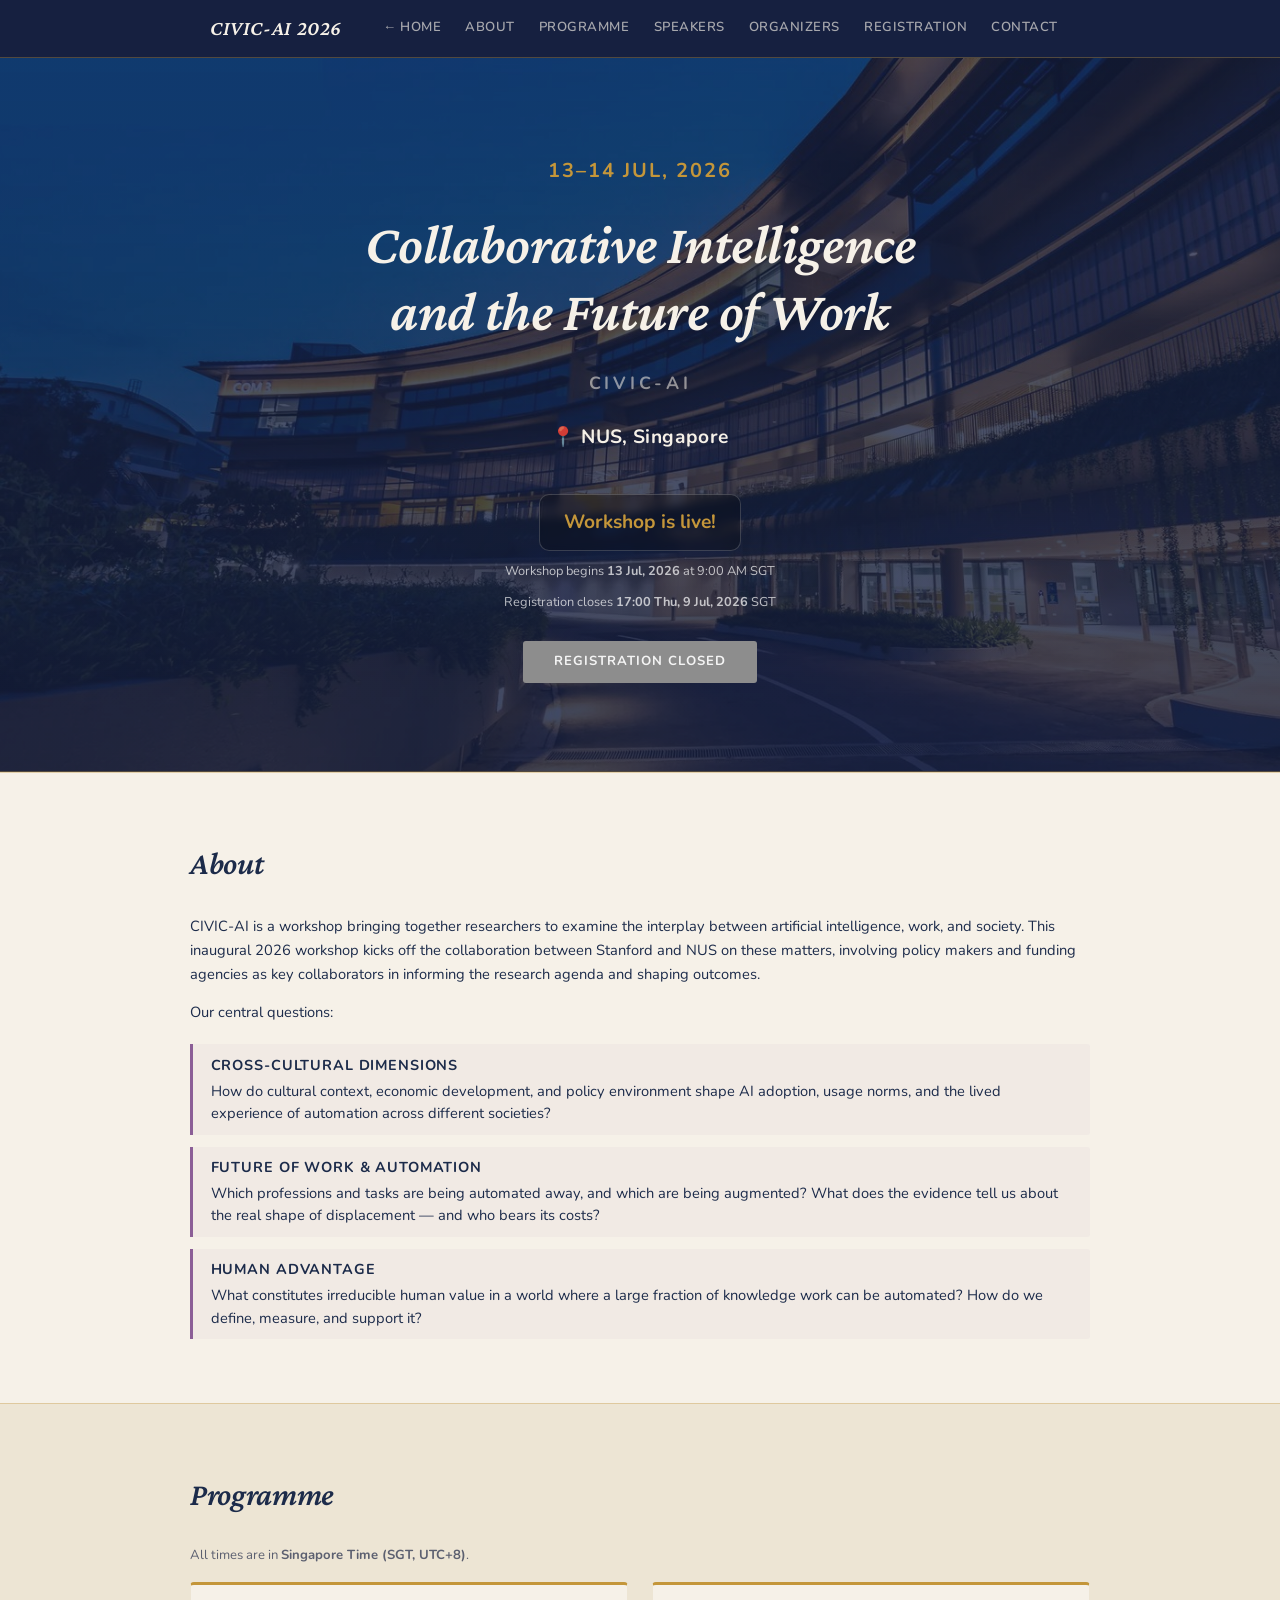
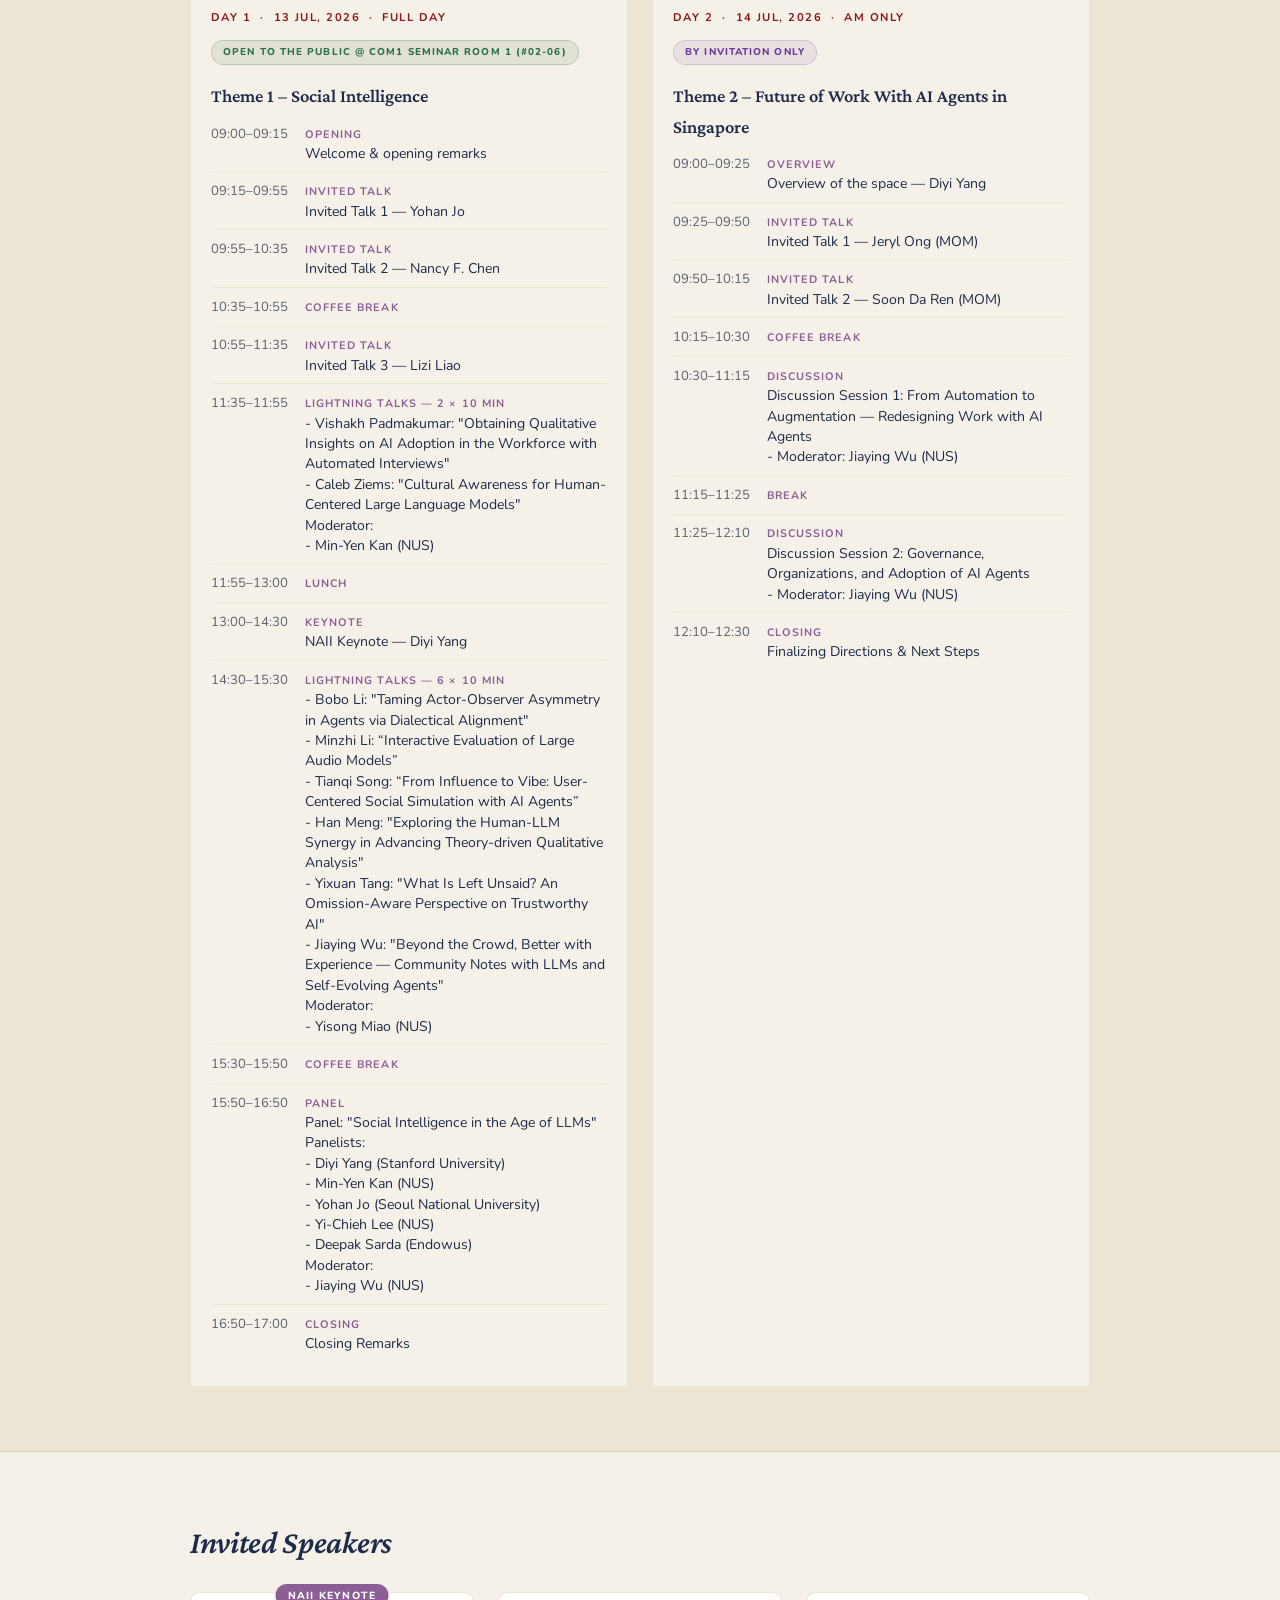
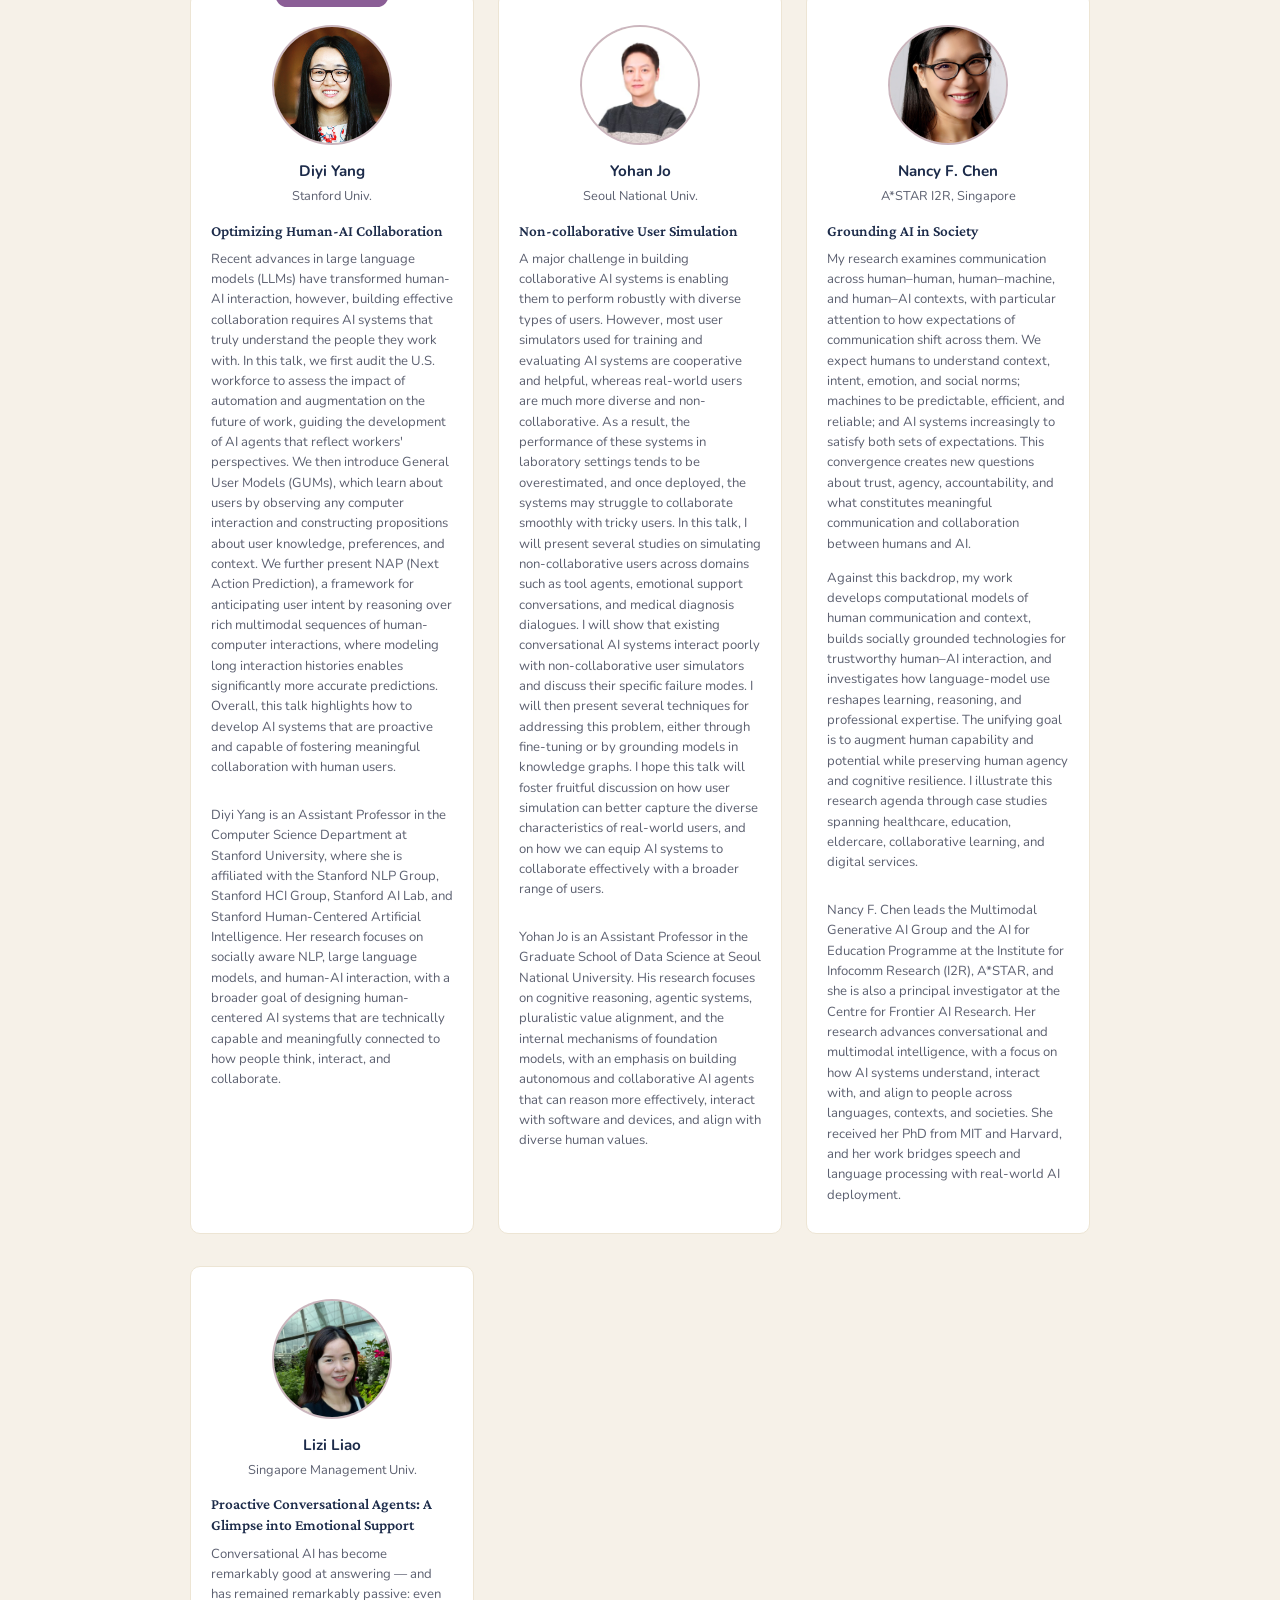
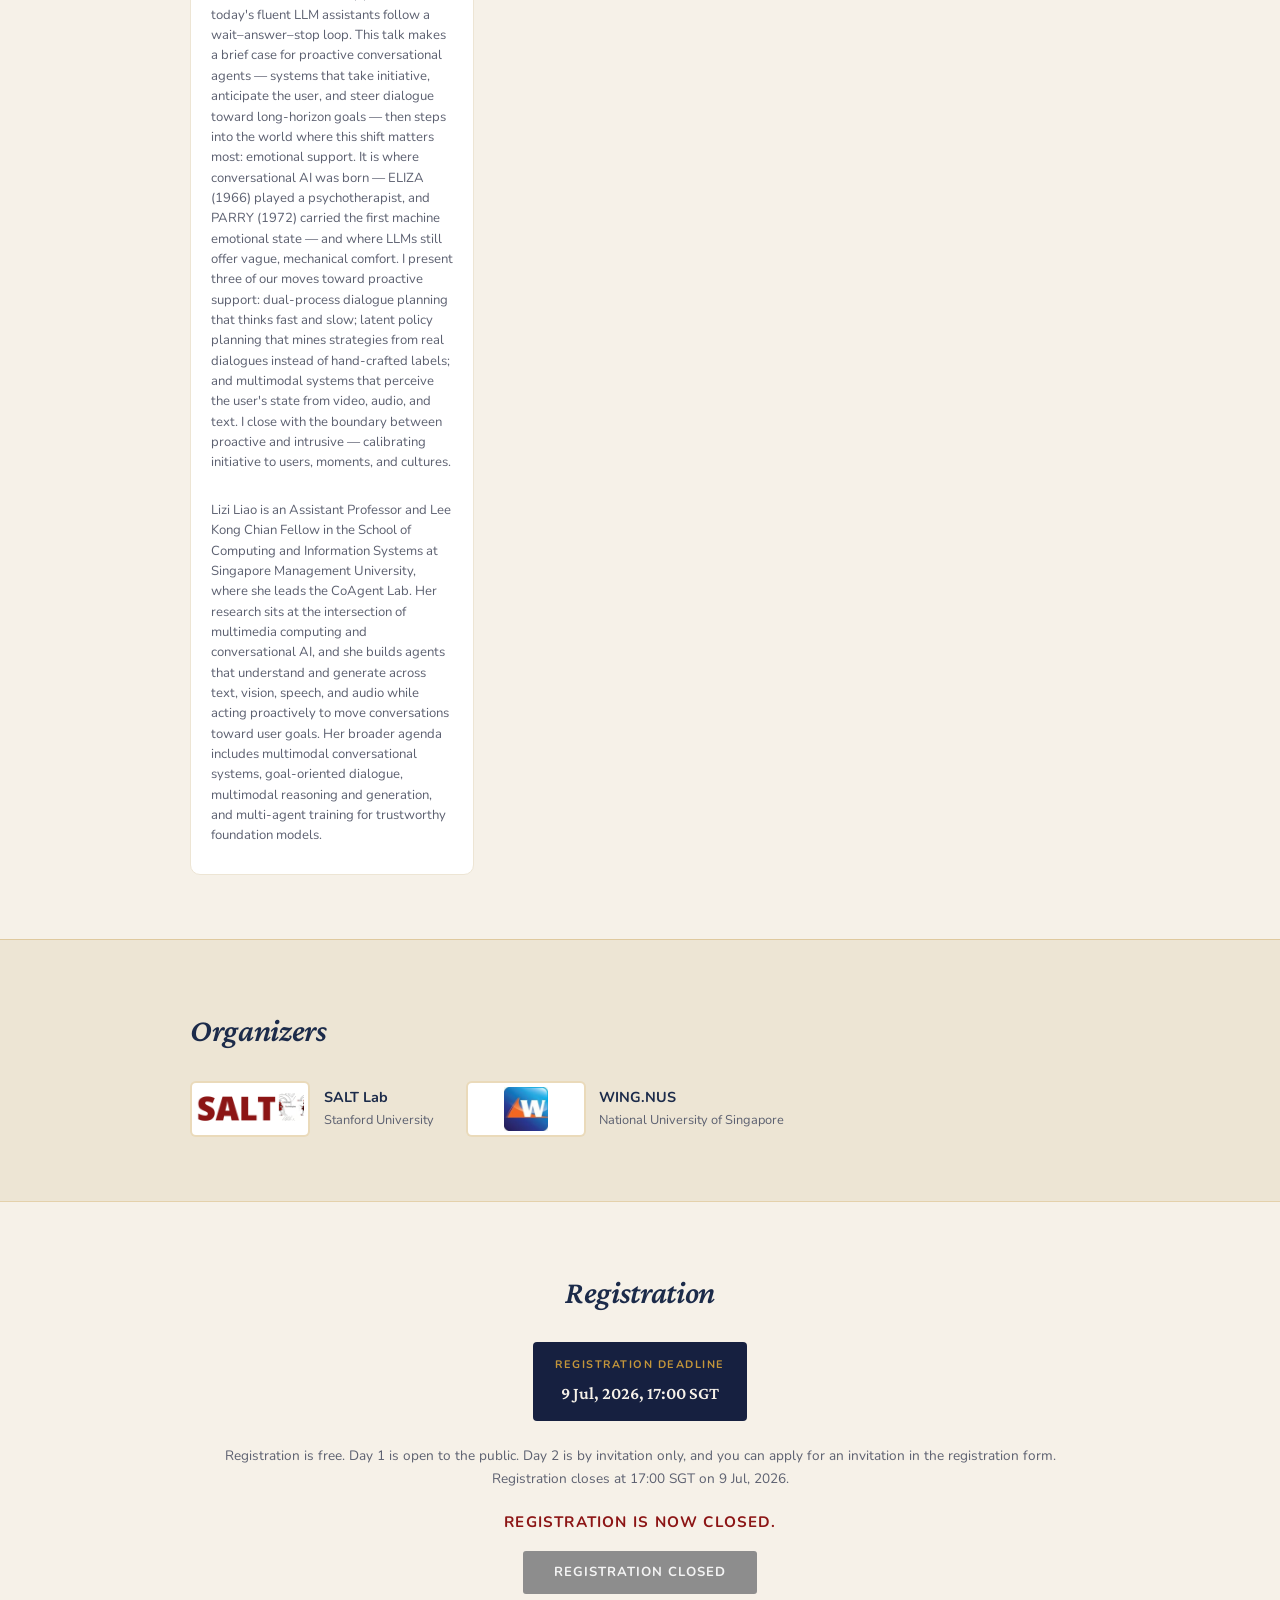
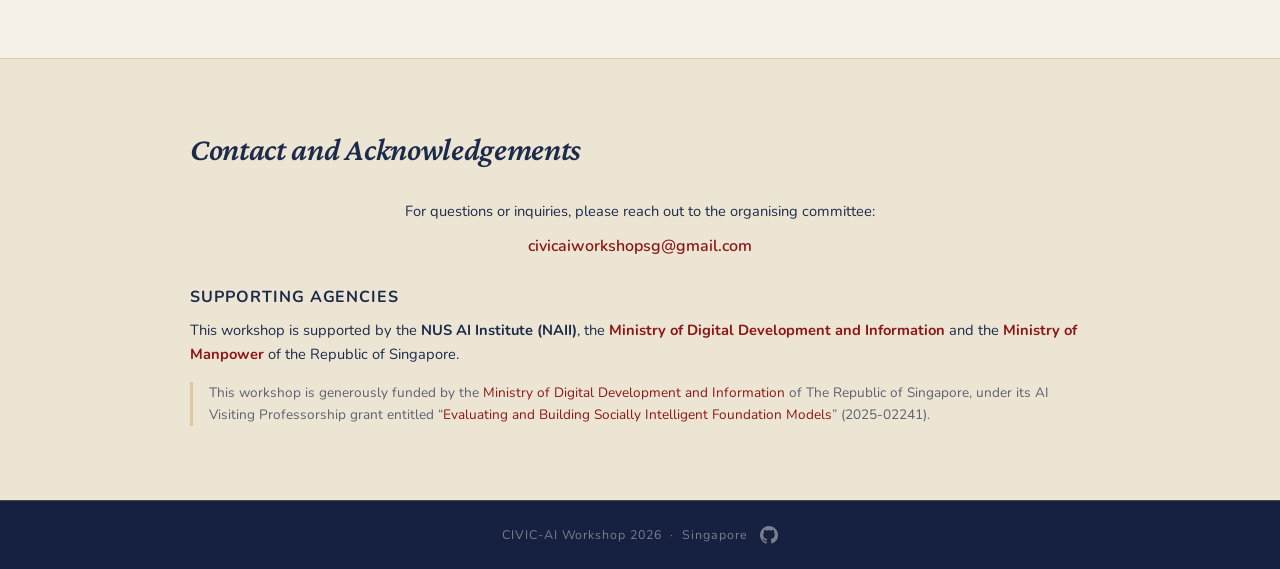
<file: 2026/index.html>
<!DOCTYPE html>
<html lang="en">
<head>
  <meta charset="UTF-8" />
  <meta name="viewport" content="width=device-width, initial-scale=1.0" />
  <title>CIVIC-AI Workshop — 13–14 Jul, 2026</title>
  <meta name="description" content="A workshop on collaborative intelligence, the future of work, and cross-cultural perspectives in AI. 13–14 Jul, 2026, Singapore." />

  <link rel="preconnect" href="https://fonts.googleapis.com">
  <link rel="preconnect" href="https://fonts.gstatic.com" crossorigin>
  <link href="https://fonts.googleapis.com/css2?family=Crimson+Pro:ital,wght@0,400;0,600;1,400;1,600&family=Nunito:wght@400;500;600;700&display=swap" rel="stylesheet">
  <link rel="stylesheet" href="style.css">
  <!-- Google tag (gtag.js) -->
  <script async src="https://www.googletagmanager.com/gtag/js?id=G-FQC3H1P086"></script>
  <script>
    window.dataLayer = window.dataLayer || [];
    function gtag(){dataLayer.push(arguments);}
    gtag('js', new Date());
    gtag('config', 'G-FQC3H1P086');
  </script>
</head>
<body>

  <!-- ======================================================
       NAVBAR
  ====================================================== -->
  <nav id="navbar">
    <div class="nav-inner">
      <a class="nav-brand" href="#hero">CIVIC-AI 2026</a>
      <ul class="nav-links">
        <li><a href="../">&larr; Home</a></li>
        <li><a href="#about">About</a></li>
        <li><a href="#programme">Programme</a></li>
        <li><a href="#speakers">Speakers</a></li>
        <li><a href="#organizers">Organizers</a></li>
        <li><a href="#registration">Registration</a></li>
        <li><a href="#contact">Contact</a></li>
      </ul>
    </div>
  </nav>

  <!-- ======================================================
       HERO
  ====================================================== -->
  <header id="hero">
    <div class="hero-inner">
      <p class="hero-label">13–14 Jul, 2026</p>
      <h1>Collaborative Intelligence and the Future of Work</h1>
      <p class="hero-acronym-small">CIVIC-AI</p>
      <p class="hero-meta">
        📍 <strong>NUS, Singapore</strong>
      </p>

      <!-- Countdown timer -->
      <div class="countdown-wrap">
        <div class="countdown-timer" id="countdown">
          <div class="countdown-unit"><span id="cd-weeks">--</span><label>Weeks</label></div>
          <div class="countdown-sep">:</div>
          <div class="countdown-unit"><span id="cd-days">--</span><label>Days</label></div>
          <div class="countdown-sep">:</div>
          <div class="countdown-unit"><span id="cd-hours">--</span><label>Hours</label></div>
          <div class="countdown-sep">:</div>
          <div class="countdown-unit"><span id="cd-mins">--</span><label>Mins</label></div>
          <div class="countdown-sep">:</div>
          <div class="countdown-unit"><span id="cd-secs">--</span><label>Secs</label></div>
        </div>
        <p class="countdown-label">Workshop begins <strong>13 Jul, 2026</strong> at 9:00 AM SGT</p>
        <p class="countdown-label">Registration closes <strong>17:00 Thu, 9 Jul, 2026</strong> SGT</p>
      </div>

      <a
        href="https://nus.syd1.qualtrics.com/jfe/form/SV_1XO2DRUD9dTvpDU"
        target="_blank"
        rel="noopener"
        class="btn btn-primary"
        id="hero-register-cta"
      >Register Now</a>
    </div>
  </header>

  <!-- ======================================================
       ABOUT
  ====================================================== -->
  <section id="about">
    <div class="section-inner">
      <h2>About</h2>
      <p>CIVIC-AI is a workshop bringing together researchers to examine the interplay between artificial intelligence, work, and society. This inaugural 2026 workshop kicks off the collaboration between Stanford and NUS on these matters, involving policy makers and funding agencies as key collaborators in informing the research agenda and shaping outcomes.</p>
      <p>Our central questions:</p>
      <ul class="theme-list">
        <li>
          <strong>Cross-cultural Dimensions</strong>
          How do cultural context, economic development, and policy environment
          shape AI adoption, usage norms, and the lived experience of automation
          across different societies?
        </li>
        <li>
          <strong>Future of Work &amp; Automation</strong>
          Which professions and tasks are being automated away, and which are
          being augmented? What does the evidence tell us about the real shape
          of displacement — and who bears its costs?
        </li>
        <li>
          <strong>Human Advantage</strong>
          What constitutes irreducible human value in a world where a large
          fraction of knowledge work can be automated? How do we define,
          measure, and support it?
        </li>
      </ul>
    </div>
  </section>

  <!-- ======================================================
       PROGRAMME
  ====================================================== -->
  <section id="programme">
  <div class="section-inner">
    <h2>Programme</h2>
    <p class="programme-tz">All times are in <strong>Singapore Time (SGT, UTC+8)</strong>.</p>
    <div class="programme-days">

      <!-- Day 1 -->
      <div class="day-card">
        <span class="day-label">Day 1 &nbsp;·&nbsp; 13 Jul, 2026 &nbsp;·&nbsp; Full Day</span>
        <div class="day-badges">
          <span class="day-badge day-badge-public">Open to the Public @ COM1 Seminar Room 1 (#02-06)</span>
        </div>
        <h3>Theme 1 &ndash; Social Intelligence</h3>

        <div class="schedule-row">
          <span class="s-time">09:00–09:15</span>
          <span class="s-event"><span class="s-type">Opening</span>Welcome &amp; opening remarks</span>
        </div>
        <div class="schedule-row">
          <span class="s-time">09:15–09:55</span>
          <span class="s-event"><span class="s-type">Invited Talk</span><a href="#speaker-yohan">Invited Talk 1 &mdash; Yohan Jo</a></span>
        </div>
        <div class="schedule-row">
          <span class="s-time">09:55–10:35</span>
          <span class="s-event"><span class="s-type">Invited Talk</span><a href="#speaker-nancy">Invited Talk 2 &mdash; Nancy F. Chen</a></span>
        </div>
        <div class="schedule-row">
          <span class="s-time">10:35–10:55</span>
          <span class="s-event"><span class="s-type">Coffee Break</span></span>
        </div>
        <div class="schedule-row">
          <span class="s-time">10:55–11:35</span>
          <span class="s-event"><span class="s-type">Invited Talk</span><a href="#speaker-lizi">Invited Talk 3 &mdash; Lizi Liao</a></span>
        </div>
        <div class="schedule-row">
          <span class="s-time">11:35–11:55</span>
            <span class="s-event">
    <span class="s-type">Lightning Talks &mdash; 2 × 10 min </span>
    - Vishakh Padmakumar: "Obtaining Qualitative Insights on AI Adoption in the Workforce with Automated Interviews"
    <br>
    - Caleb Ziems: "Cultural Awareness for Human-Centered Large Language Models"
        <br>    
        Moderator: 
        <br>    
        - Min-Yen Kan (NUS)</span>
  </span>
        </div>
        <div class="schedule-row">
          <span class="s-time">11:55–13:00</span>
          <span class="s-event"><span class="s-type">Lunch</span></span>
        </div>
        <div class="schedule-row">
          <span class="s-time">13:00–14:30</span>
          <span class="s-event"><span class="s-type">Keynote</span><a href="#speaker-diyi">NAII Keynote &mdash; Diyi Yang</a></span>
        </div>
        <div class="schedule-row">
          <span class="s-time">14:30–15:30</span>
          <span class="s-event"><span class="s-type">Lightning Talks &mdash; 6 × 10 min</span>
        - Bobo Li: "Taming Actor-Observer Asymmetry in Agents via Dialectical Alignment"
        <br>
        - Minzhi Li: “Interactive Evaluation of Large Audio Models”
        <br>
        - Tianqi Song: “From Influence to Vibe: User-Centered Social Simulation with AI Agents”
        <br>
        - Han Meng: "Exploring the Human-LLM Synergy in Advancing Theory-driven Qualitative Analysis"
        <br>
        - Yixuan Tang: "What Is Left Unsaid? An Omission-Aware Perspective on Trustworthy AI"
        <br>
        - Jiaying Wu: "Beyond the Crowd, Better with Experience &mdash; Community Notes with LLMs and Self-Evolving Agents"
        <br>    
        Moderator: 
        <br>    
        - Yisong Miao (NUS)</span>
        </span>
        </div>
        <div class="schedule-row">
          <span class="s-time">15:30–15:50</span>
          <span class="s-event"><span class="s-type">Coffee Break</span></span>
        </div>
        <div class="schedule-row">
          <span class="s-time">15:50–16:50</span>
          <span class="s-event"><span class="s-type">Panel</span>Panel: "Social Intelligence in the Age of LLMs"
        <br>
        Panelists: 
        <br>
        - Diyi Yang (Stanford University) 
        <br>
        - Min-Yen Kan (NUS)
        <br>
        - Yohan Jo (Seoul National University)
        <br>
        - Yi-Chieh Lee (NUS)
        <br>
        - Deepak Sarda (Endowus)
        <br>
        Moderator: 
        <br>
        - Jiaying Wu (NUS)</span>
        </div>
        <div class="schedule-row">
          <span class="s-time">16:50–17:00</span>
          <span class="s-event"><span class="s-type">Closing</span>Closing Remarks</span>
        </div>
      </div>

        <!-- Day 2 -->
        <div class="day-card">
          <span class="day-label">Day 2 &nbsp;·&nbsp; 14 Jul, 2026 &nbsp;·&nbsp; AM Only</span>
          <div class="day-badges">
            <span class="day-badge day-badge-invite">By Invitation Only</span>
          </div>
          <h3>Theme 2 &ndash; Future of Work With AI Agents in Singapore</h3>

          <div class="schedule-row">
            <span class="s-time">09:00–09:25</span>
            <span class="s-event"><span class="s-type">Overview</span>Overview of the space &mdash; Diyi Yang</span>
          </div>
          <div class="schedule-row">
            <span class="s-time">09:25–09:50</span>
            <span class="s-event"><span class="s-type">Invited Talk</span>Invited Talk 1 &mdash; Jeryl Ong (MOM)</span>
          </div>
          <div class="schedule-row">
            <span class="s-time">09:50–10:15</span>
            <span class="s-event"><span class="s-type">Invited Talk</span>Invited Talk 2 &mdash; Soon Da Ren (MOM)</span>
          </div>
          <div class="schedule-row">
            <span class="s-time">10:15–10:30</span>
            <span class="s-event"><span class="s-type">Coffee Break</span></span>
          </div>
          <div class="schedule-row">
            <span class="s-time">10:30–11:15</span>
            <span class="s-event"><span class="s-type">Discussion</span>Discussion Session 1: From Automation to Augmentation — Redesigning Work with AI Agents        
        <br>    
            - Moderator: Jiaying Wu (NUS)</span>
          </div>
          <div class="schedule-row">
            <span class="s-time">11:15–11:25</span>
            <span class="s-event"><span class="s-type">Break</span></span>
          </div>
          <div class="schedule-row">
            <span class="s-time">11:25–12:10</span>
            <span class="s-event"><span class="s-type">Discussion</span>Discussion Session 2: Governance, Organizations, and Adoption of AI Agents
                    <br>    
            - Moderator: Jiaying Wu (NUS)</span>
          </div>
          <div class="schedule-row">
            <span class="s-time">12:10–12:30</span>
            <span class="s-event"><span class="s-type">Closing</span>Finalizing Directions &amp; Next Steps</span>
          </div>
        </div>

      </div>
    </div>
  </section>

  <!-- ======================================================
       SPEAKERS
  ====================================================== -->
  <section id="speakers">
    <div class="section-inner">
      <h2>Invited Speakers</h2>
      <div class="speakers-grid">

        <!-- Diyi Yang — KEYNOTE -->
        <div class="speaker-card" id="speaker-diyi">
          <div class="speaker-badge">NAII Keynote</div>
          <div class="speaker-photo">
            <img src="img/speakers/diyi_yang.jpg" alt="Diyi Yang">
          </div>
          <p class="speaker-name"><a href="https://cs.stanford.edu/~diyiy/" target="_blank" rel="noopener">Diyi Yang</a></p>
          <p class="speaker-affil">Stanford Univ.</p>
          <p class="speaker-talk-title">Optimizing Human-AI Collaboration</p>
          <p class="speaker-abstract">Recent advances in large language models (LLMs) have transformed human-AI interaction, however, building effective collaboration requires AI systems that truly understand the people they work with. In this talk, we first audit the U.S. workforce to assess the impact of automation and augmentation on the future of work, guiding the development of AI agents that reflect workers' perspectives. We then introduce General User Models (GUMs), which learn about users by observing any computer interaction and constructing propositions about user knowledge, preferences, and context. We further present NAP (Next Action Prediction), a framework for anticipating user intent by reasoning over rich multimodal sequences of human-computer interactions, where modeling long interaction histories enables significantly more accurate predictions. Overall, this talk highlights how to develop AI systems that are proactive and capable of fostering meaningful collaboration with human users.</p>
          <p class="speaker-bio">Diyi Yang is an Assistant Professor in the Computer Science Department at Stanford University, where she is affiliated with the Stanford NLP Group, Stanford HCI Group, Stanford AI Lab, and Stanford Human-Centered Artificial Intelligence. Her research focuses on socially aware NLP, large language models, and human-AI interaction, with a broader goal of designing human-centered AI systems that are technically capable and meaningfully connected to how people think, interact, and collaborate.</p>
        </div>

        <!-- Yohan Jo -->
        <div class="speaker-card" id="speaker-yohan">
          <div class="speaker-photo">
            <img src="img/speakers/yohan_jo.jpg" alt="Yohan Jo">
          </div>
          <p class="speaker-name"><a href="https://yohanjo.github.io/" target="_blank" rel="noopener">Yohan Jo</a></p>
          <p class="speaker-affil">Seoul National Univ.</p>
          <p class="speaker-talk-title">Non-collaborative User Simulation</p>
          <p class="speaker-abstract">A major challenge in building collaborative AI systems is enabling them to perform robustly with diverse types of users. However, most user simulators used for training and evaluating AI systems are cooperative and helpful, whereas real-world users are much more diverse and non-collaborative. As a result, the performance of these systems in laboratory settings tends to be overestimated, and once deployed, the systems may struggle to collaborate smoothly with tricky users. In this talk, I will present several studies on simulating non-collaborative users across domains such as tool agents, emotional support conversations, and medical diagnosis dialogues. I will show that existing conversational AI systems interact poorly with non-collaborative user simulators and discuss their specific failure modes. I will then present several techniques for addressing this problem, either through fine-tuning or by grounding models in knowledge graphs. I hope this talk will foster fruitful discussion on how user simulation can better capture the diverse characteristics of real-world users, and on how we can equip AI systems to collaborate effectively with a broader range of users.</p>
          <p class="speaker-bio">Yohan Jo is an Assistant Professor in the Graduate School of Data Science at Seoul National University. His research focuses on cognitive reasoning, agentic systems, pluralistic value alignment, and the internal mechanisms of foundation models, with an emphasis on building autonomous and collaborative AI agents that can reason more effectively, interact with software and devices, and align with diverse human values.</p>
        </div>

        <!-- Nancy F. Chen -->
        <div class="speaker-card" id="speaker-nancy">
          <div class="speaker-photo">
            <img src="img/speakers/nancy_chen.jpg" alt="Nancy F. Chen">
          </div>
          <p class="speaker-name"><a href="https://sites.google.com/site/nancyfchen/home" target="_blank" rel="noopener">Nancy F. Chen</a></p>
          <p class="speaker-affil">A*STAR I2R, Singapore</p>
          <p class="speaker-talk-title">Grounding AI in Society</p>
          <p class="speaker-abstract">My research examines communication across human&ndash;human, human&ndash;machine, and human&ndash;AI contexts, with particular attention to how expectations of communication shift across them. We expect humans to understand context, intent, emotion, and social norms; machines to be predictable, efficient, and reliable; and AI systems increasingly to satisfy both sets of expectations. This convergence creates new questions about trust, agency, accountability, and what constitutes meaningful communication and collaboration between humans and AI.</p>
          <p class="speaker-abstract">Against this backdrop, my work develops computational models of human communication and context, builds socially grounded technologies for trustworthy human&ndash;AI interaction, and investigates how language-model use reshapes learning, reasoning, and professional expertise. The unifying goal is to augment human capability and potential while preserving human agency and cognitive resilience. I illustrate this research agenda through case studies spanning healthcare, education, eldercare, collaborative learning, and digital services.</p>
          <p class="speaker-bio">Nancy F. Chen leads the Multimodal Generative AI Group and the AI for Education Programme at the Institute for Infocomm Research (I2R), A*STAR, and she is also a principal investigator at the Centre for Frontier AI Research. Her research advances conversational and multimodal intelligence, with a focus on how AI systems understand, interact with, and align to people across languages, contexts, and societies. She received her PhD from MIT and Harvard, and her work bridges speech and language processing with real-world AI deployment.</p>
        </div>

        <!-- Lizi Liao -->
        <div class="speaker-card" id="speaker-lizi">
          <div class="speaker-photo">
            <img src="img/speakers/lizi_liao.jpg" alt="Lizi Liao">
          </div>
          <p class="speaker-name"><a href="https://liziliao.github.io/" target="_blank" rel="noopener">Lizi Liao</a></p>
          <p class="speaker-affil">Singapore Management Univ.</p>
          <p class="speaker-talk-title">Proactive Conversational Agents: A Glimpse into Emotional Support</p>
          <p class="speaker-abstract">Conversational AI has become remarkably good at answering — and has remained remarkably passive: even today's fluent LLM assistants follow a wait–answer–stop loop. This talk makes a brief case for proactive conversational agents — systems that take initiative, anticipate the user, and steer dialogue toward long-horizon goals — then steps into the world where this shift matters most: emotional support. It is where conversational AI was born — ELIZA (1966) played a psychotherapist, and PARRY (1972) carried the first machine emotional state — and where LLMs still offer vague, mechanical comfort. I present three of our moves toward proactive support: dual-process dialogue planning that thinks fast and slow; latent policy planning that mines strategies from real dialogues instead of hand-crafted labels; and multimodal systems that perceive the user's state from video, audio, and text. I close with the boundary between proactive and intrusive — calibrating initiative to users, moments, and cultures.</p>
          <p class="speaker-bio">Lizi Liao is an Assistant Professor and Lee Kong Chian Fellow in the School of Computing and Information Systems at Singapore Management University, where she leads the CoAgent Lab. Her research sits at the intersection of multimedia computing and conversational AI, and she builds agents that understand and generate across text, vision, speech, and audio while acting proactively to move conversations toward user goals. Her broader agenda includes multimodal conversational systems, goal-oriented dialogue, multimodal reasoning and generation, and multi-agent training for trustworthy foundation models.</p>
        </div>

      </div>
    </div>
  </section>

  <!-- ======================================================
       ORGANIZERS
  ====================================================== -->
  <section id="organizers">
    <div class="section-inner">
      <h2>Organizers</h2>
      <div class="organizers-grid">

        <div class="organizer-card">
          <div class="organizer-photo organizer-logo">
            <a href="https://saltlab.stanford.edu/" target="_blank" rel="noopener">
              <img src="img/logos/salt_lab_logo.png" alt="SALT Lab, Stanford">
            </a>
          </div>
          <div>
            <p class="organizer-name"><a href="https://saltlab.stanford.edu/" target="_blank" rel="noopener">SALT Lab</a></p>
            <p class="organizer-affil">Stanford University</p>
          </div>
        </div>

        <div class="organizer-card">
          <div class="organizer-photo organizer-logo">
            <a href="https://wing.comp.nus.edu.sg/" target="_blank" rel="noopener">
              <img src="img/logos/wing_nus_logo.jpg" alt="WING.NUS, National University of Singapore">
            </a>
          </div>
          <div>
            <p class="organizer-name"><a href="https://wing.comp.nus.edu.sg/" target="_blank" rel="noopener">WING.NUS</a></p>
            <p class="organizer-affil">National University of Singapore</p>
          </div>
        </div>

      </div>
    </div>
  </section>

  <!-- ======================================================
       REGISTRATION
  ====================================================== -->
  <section id="registration">
    <div class="section-inner">
      <h2>Registration</h2>
      <div class="reg-dates reg-centered">
        <div class="date-chip">
          <span class="chip-label">Registration Deadline</span>
          <span class="chip-date">9 Jul, 2026, 17:00 SGT</span>
        </div>
      </div>
      <p class="reg-note">Registration is free. Day 1 is open to the public. Day 2 is by invitation only, and you can apply for an invitation in the registration form. Registration closes at 17:00 SGT on 9 Jul, 2026.</p>
      <p class="reg-status" id="registration-status" hidden>Registration is now closed.</p>
      <a
        href="https://nus.syd1.qualtrics.com/jfe/form/SV_1XO2DRUD9dTvpDU"
        target="_blank"
        rel="noopener"
        class="btn btn-primary"
        id="registration-cta"
      >Register Now</a>
    </div>
  </section>

  <!-- ======================================================
       CONTACT & ACKNOWLEDGEMENTS
  ====================================================== -->
  <section id="contact">
    <div class="section-inner">
      <h2>Contact and Acknowledgements</h2>
      <p class="contact-intro">For questions or inquiries, please reach out to the organising committee:</p>
      <p class="contact-email">
        <a href="mailto:civicaiworkshopsg@gmail.com">civicaiworkshopsg@gmail.com</a>
      </p>

      <h3 class="ack-heading">Supporting Agencies</h3>
      <p>
        This workshop is supported by the
        <strong>NUS AI Institute (NAII)</strong>, the
        <strong><a href="https://www.mddi.gov.sg/" target="_blank" rel="noopener">Ministry of Digital Development and Information</a></strong>
        and the
        <strong><a href="https://www.mom.gov.sg/" target="_blank" rel="noopener">Ministry of Manpower</a></strong>
        of the Republic of Singapore.
      </p>

      <p class="ack-grant">
        This workshop is generously funded by the
        <a href="https://www.mddi.gov.sg/" target="_blank" rel="noopener">Ministry of Digital Development and Information</a>
        of The Republic of Singapore, under its AI Visiting Professorship grant entitled
        &ldquo;<a href="https://www.comp.nus.edu.sg/news/six-nus-computing-faculty-receive-grants-under-singapores-ai-visiting-professorship-aivp/" target="_blank" rel="noopener">Evaluating and Building Socially Intelligent Foundation Models</a>&rdquo;
        (2025-02241).
      </p>
    </div>
  </section>

  <!-- ======================================================
       FOOTER
  ====================================================== -->
  <footer>
    <span>CIVIC-AI Workshop 2026 &nbsp;·&nbsp; Singapore</span>
    <a href="https://github.com/Civic-AI-Collaboration/Civic-AI-Collaboration.github.io" target="_blank" rel="noopener" class="footer-gh" aria-label="GitHub repository">
      <svg xmlns="http://www.w3.org/2000/svg" width="18" height="18" viewBox="0 0 24 24" fill="currentColor" aria-hidden="true">
        <path d="M12 0C5.37 0 0 5.37 0 12c0 5.31 3.435 9.795 8.205 11.385.6.105.825-.255.825-.57 0-.285-.015-1.23-.015-2.235-3.015.555-3.795-.735-4.035-1.41-.135-.345-.72-1.41-1.23-1.695-.42-.225-1.02-.78-.015-.795.945-.015 1.62.87 1.845 1.23 1.08 1.815 2.805 1.305 3.495.99.105-.78.42-1.305.765-1.605-2.67-.3-5.46-1.335-5.46-5.925 0-1.305.465-2.385 1.23-3.225-.12-.3-.54-1.53.12-3.18 0 0 1.005-.315 3.3 1.23.96-.27 1.98-.405 3-.405s2.04.135 3 .405c2.295-1.56 3.3-1.23 3.3-1.23.66 1.65.24 2.88.12 3.18.765.84 1.23 1.905 1.23 3.225 0 4.605-2.805 5.625-5.475 5.925.435.375.81 1.095.81 2.22 0 1.605-.015 2.895-.015 3.3 0 .315.225.69.825.57A12.02 12.02 0 0 0 24 12c0-6.63-5.37-12-12-12z"/>
      </svg>
    </a>
  </footer>

  <!-- ======================================================
       JS — countdown timer + active nav link on scroll
  ====================================================== -->
  <script>
    // ---- Registration gate ----
    const REGISTRATION_DEADLINE = new Date('2026-07-09T17:00:00+08:00');

    function disableRegistrationIfClosed() {
      const now = new Date();
      if (now < REGISTRATION_DEADLINE) return;

      const heroCta = document.getElementById('hero-register-cta');
      const regCta = document.getElementById('registration-cta');
      const status = document.getElementById('registration-status');

      [heroCta, regCta].forEach(link => {
        if (!link) return;
        link.removeAttribute('href');
        link.removeAttribute('target');
        link.removeAttribute('rel');
        link.classList.add('btn-disabled');
        link.setAttribute('aria-disabled', 'true');
        link.setAttribute('tabindex', '-1');
        link.textContent = 'Registration Closed';
      });

      if (status) status.hidden = false;
    }

    // ---- Countdown timer ----
    // Workshop starts: July 9, 2026 17:00 SGT (UTC+8)
    const WORKSHOP_START = new Date('2026-07-13T09:00:00+08:00');

    function updateCountdown() {
      const now = new Date();
      const diff = WORKSHOP_START - now;

      if (diff <= 0) {
        document.getElementById('countdown').innerHTML = '<span class="countdown-live">Workshop is live!</span>';
        return;
      }

      const totalHours = Math.floor(diff / (1000 * 60 * 60));
      const weeks  = Math.floor(totalHours / (7 * 24));
      const days   = Math.floor((totalHours % (7 * 24)) / 24);
      const hours  = Math.floor(totalHours % 24);
      const mins   = Math.floor((diff / (1000 * 60)) % 60);
      const secs   = Math.floor((diff / 1000) % 60);

      document.getElementById('cd-weeks').textContent = String(weeks).padStart(2, '0');
      document.getElementById('cd-days').textContent  = String(days).padStart(2, '0');
      document.getElementById('cd-hours').textContent = String(hours).padStart(2, '0');
      document.getElementById('cd-mins').textContent  = String(mins).padStart(2, '0');
      document.getElementById('cd-secs').textContent  = String(secs).padStart(2, '0');
    }

    disableRegistrationIfClosed();
    updateCountdown();
    setInterval(updateCountdown, 1000);

    // ---- Active nav link on scroll ----
    const sections = document.querySelectorAll('header[id], section[id]');
    const navLinks = document.querySelectorAll('.nav-links a');

    const observer = new IntersectionObserver(entries => {
      entries.forEach(entry => {
        if (entry.isIntersecting) {
          navLinks.forEach(link => {
            link.classList.toggle(
              'active',
              link.getAttribute('href') === '#' + entry.target.id
            );
          });
        }
      });
    }, { rootMargin: '-20% 0px -70% 0px' });

    sections.forEach(s => observer.observe(s));
  </script>

</body>
</html>
</file>
<file: 2026/style.css>
/* ============================================================
   CIVIC-AI Workshop — Stylesheet
   Palette: warm cream · navy anchor · cardinal red · orchid · gold
   Fonts: Nunito (body) + Crimson Pro (display)
   ============================================================ */

:root {
  --cream:          #F6F1E8;
  --cream-dark:     #EDE5D4;
  --dark-surface:   #162040;
  --primary-text:   #1C2B4A;
  --secondary-text: #5C6070;
  --text-on-dark:   #F6F1E8;
  --cardinal:       #8C1515;
  --orchid:         #8B5E96;
  --gold:           #C4963A;
  --gold-faint:     rgba(196, 150, 58, 0.35);
  --max-width:      900px;
}

/* --- RESET & BASE ----------------------------------------- */
*, *::before, *::after { margin: 0; padding: 0; box-sizing: border-box; }

html { scroll-behavior: smooth; }

body {
  font-family: 'Nunito', sans-serif;
  font-size: 11pt;
  line-height: 1.65;
  background: var(--cream);
  color: var(--primary-text);
  -webkit-font-smoothing: antialiased;
}

a {
  color: inherit;
  text-decoration: none;
}

a:hover {
  color: var(--cardinal);
  text-decoration: underline;
}

/* --- NAVBAR ----------------------------------------------- */
#navbar {
  position: sticky;
  top: 0;
  z-index: 100;
  background: var(--dark-surface);
  border-bottom: 1px solid var(--gold-faint);
}

.nav-inner {
  max-width: var(--max-width);
  margin: 0 auto;
  padding: 0 1.25rem;
  display: flex;
  align-items: center;
  justify-content: space-between;
  gap: 1rem;
}

.nav-brand {
  font-family: 'Crimson Pro', serif;
  font-style: italic;
  font-size: 1.3rem;
  font-weight: 600;
  color: var(--text-on-dark);
  letter-spacing: 0.03em;
  padding: 0.7rem 0;
  flex-shrink: 0;
  text-decoration: none;
}
.nav-brand:hover { color: var(--gold); text-decoration: none; }

.nav-links {
  list-style: none;
  display: flex;
  flex-wrap: wrap;
  gap: 0;
}

.nav-links a {
  display: block;
  padding: 0.7rem 0.75rem;
  color: rgba(246, 241, 232, 0.65);
  font-size: 0.82rem;
  font-weight: 600;
  letter-spacing: 0.04em;
  text-transform: uppercase;
  text-decoration: none;
  border-bottom: 2px solid transparent;
  transition: color 0.2s, border-color 0.2s;
}

.nav-links a:hover,
.nav-links a.active {
  color: var(--text-on-dark);
  border-bottom-color: var(--cardinal);
  text-decoration: none;
}

/* --- HERO ------------------------------------------------- */
#hero {
  background:
    linear-gradient(rgba(22, 32, 64, 0.72), rgba(22, 32, 64, 0.82)),
    url('img/hero_nus_com3.jpg')
    center / cover no-repeat;
  background-color: var(--dark-surface); /* fallback */
  padding: 6rem 1.5rem 5.5rem;
  text-align: center;
  color: var(--text-on-dark);
  border-bottom: 1px solid var(--gold-faint);
}

.hero-inner {
  max-width: var(--max-width);
  margin: 0 auto;
}

.hero-label {
  font-size: 1.25rem;
  letter-spacing: 0.1em;
  text-transform: uppercase;
  color: var(--gold);
  font-weight: 700;
  margin-bottom: 1.5rem;
}

.hero-acronym-small {
  font-size: 1.1rem;
  font-weight: 700;
  letter-spacing: 0.22em;
  text-transform: uppercase;
  color: rgba(246, 241, 232, 0.55);
  margin-top: 0.75rem;
  margin-bottom: 1.5rem;
}

#hero h1 {
  font-family: 'Crimson Pro', serif;
  font-style: italic;
  font-size: clamp(2.3rem, 5vw, 3.5rem);
  font-weight: 600;
  line-height: 1.2;
  color: var(--text-on-dark);
  letter-spacing: -0.01em;
  margin-bottom: 1.5rem;
  max-width: 820px;
  margin-left: auto;
  margin-right: auto;
  text-wrap: balance;
}

#hero h1 .hi {
  color: var(--gold);
}

.hero-meta {
  font-size: 1.2rem;
  color: rgba(246, 241, 232, 0.85);
  margin-bottom: 2.5rem;
  letter-spacing: 0.02em;
}

.hero-meta strong {
  color: var(--text-on-dark);
  font-weight: 700;
}

.hero-meta .sep {
  opacity: 0.4;
  margin: 0 0.5rem;
}

.btn {
  display: inline-block;
  padding: 0.65rem 1.9rem;
  border-radius: 3px;
  font-weight: 700;
  font-size: 0.82rem;
  letter-spacing: 0.08em;
  text-transform: uppercase;
  text-decoration: none;
  transition: background 0.2s, transform 0.15s;
  cursor: pointer;
}

.btn-primary {
  background: var(--cardinal);
  color: var(--text-on-dark);
}
.btn-primary:hover {
  background: #a01818;
  color: var(--text-on-dark);
  text-decoration: none;
  transform: translateY(-1px);
}

.btn-disabled,
.btn-disabled:hover {
  background: #8d8d8d;
  color: rgba(255, 255, 255, 0.9);
  text-decoration: none;
  transform: none;
  cursor: not-allowed;
  pointer-events: none;
}

/* --- SECTIONS --------------------------------------------- */
section {
  padding: 4rem 1.5rem;
  border-top: 1px solid var(--gold-faint);
}

section:nth-of-type(even) {
  background: var(--cream-dark);
}

.section-inner {
  max-width: var(--max-width);
  margin: 0 auto;
}

section h2 {
  font-family: 'Crimson Pro', serif;
  font-style: italic;
  font-size: 2rem;
  font-weight: 600;
  color: var(--primary-text);
  margin-bottom: 1.5rem;
  letter-spacing: -0.01em;
}

/* --- ABOUT ------------------------------------------------ */
#about p {
  margin-bottom: 0.85rem;
  color: var(--primary-text);
}

.theme-list {
  list-style: none;
  margin-top: 1.25rem;
  display: flex;
  flex-direction: column;
  gap: 0.75rem;
}

.theme-list li {
  padding: 0.6rem 0.9rem 0.6rem 1.1rem;
  border-left: 3px solid var(--orchid);
  color: var(--primary-text);
  background: rgba(139, 94, 150, 0.05);
  border-radius: 0 3px 3px 0;
  line-height: 1.55;
}

.theme-list li strong {
  display: block;
  margin-bottom: 0.2rem;
  font-size: 0.9rem;
  text-transform: uppercase;
  letter-spacing: 0.06em;
  color: var(--primary-text);
}

/* --- PROGRAMME -------------------------------------------- */
.programme-days {
  display: grid;
  grid-template-columns: 1fr 1fr;
  gap: 1.5rem;
  margin-top: 0.25rem;
}

@media (max-width: 580px) {
  .programme-days { grid-template-columns: 1fr; }
}

.day-card {
  background: var(--cream);
  border: 1px solid var(--cream-dark);
  border-top: 3px solid var(--gold);
  border-radius: 4px;
  padding: 1.5rem 1.25rem;
}

.day-card h3 {
  font-family: 'Crimson Pro', serif;
  font-size: 1.15rem;
  font-weight: 600;
  color: var(--primary-text);
  margin-bottom: 0.2rem;
}

.day-label {
  display: block;
  font-size: 0.7rem;
  text-transform: uppercase;
  letter-spacing: 0.13em;
  color: var(--cardinal);
  font-weight: 700;
  margin-bottom: 1.1rem;
}

.day-badges {
  display: flex;
  flex-wrap: wrap;
  gap: 0.45rem;
  margin: -0.35rem 0 1rem;
}

.day-badge {
  display: inline-flex;
  align-items: center;
  border-radius: 999px;
  padding: 0.22rem 0.7rem;
  font-size: 0.62rem;
  font-weight: 800;
  letter-spacing: 0.11em;
  text-transform: uppercase;
  white-space: nowrap;
  border: 1px solid transparent;
}

.day-badge-public {
  background: rgba(65, 125, 84, 0.12);
  color: #2f6f47;
  border-color: rgba(65, 125, 84, 0.25);
}

.day-badge-invite {
  background: rgba(110, 71, 153, 0.1);
  color: #6a3d9a;
  border-color: rgba(110, 71, 153, 0.2);
}

.schedule-row {
  display: flex;
  gap: 0.85rem;
  padding: 0.45rem 0;
  border-bottom: 1px solid var(--cream-dark);
  font-size: 0.88rem;
  align-items: baseline;
}
.schedule-row:last-child { border-bottom: none; }

.s-time {
  color: var(--secondary-text);
  min-width: 80px;
  font-variant-numeric: tabular-nums;
  flex-shrink: 0;
  font-size: 0.82rem;
  padding-top: 0.1rem;
}

.s-event { color: var(--primary-text); line-height: 1.45; }

.s-type {
  display: block;
  font-size: 0.68rem;
  text-transform: uppercase;
  letter-spacing: 0.1em;
  color: var(--orchid);
  font-weight: 700;
  margin-bottom: 0.1rem;
}

/* --- SPEAKERS --------------------------------------------- */
.speakers-grid {
  display: grid;
  grid-template-columns: repeat(auto-fill, minmax(260px, 1fr));
  gap: 2rem 1.5rem;
  margin-top: 0.5rem;
}

.speaker-card {
  text-align: center;
  background: #fff;
  border: 1px solid var(--cream-dark);
  border-radius: 10px;
  padding: 1.5rem 1.25rem 1.25rem;
  display: flex;
  flex-direction: column;
  align-items: center;
  position: relative;
}

/* KEYNOTE badge */
.speaker-badge {
  position: absolute;
  top: -0.6rem;
  left: 50%;
  transform: translateX(-50%);
  background: var(--orchid);
  color: #fff;
  font-size: 0.65rem;
  font-weight: 800;
  letter-spacing: 0.12em;
  text-transform: uppercase;
  padding: 0.2rem 0.75rem;
  border-radius: 20px;
  white-space: nowrap;
}

.speaker-photo {
  width: 120px;
  height: 120px;
  border-radius: 50%;
  overflow: hidden;
  display: block;
  margin: 0.5rem auto 0.85rem;
  background: var(--cream-dark);
  border: 2px solid rgba(139, 94, 150, 0.35);
}

.speaker-photo img {
  width: 100%;
  height: 100%;
  object-fit: cover;
  display: block;
}

.speaker-name {
  font-weight: 700;
  font-size: 0.95rem;
  color: var(--primary-text);
  margin-bottom: 0.15rem;
}

.speaker-affil {
  font-size: 0.8rem;
  color: var(--secondary-text);
  margin-bottom: 0.75rem;
}

.speaker-bio {
  font-size: 0.82rem;
  color: var(--secondary-text);
  line-height: 1.55;
  text-align: left;
  width: 100%;
  margin-top: 0.85rem;
  margin-bottom: 0.5rem;
}

.speaker-talk-title {
  font-family: 'Crimson Pro', serif;
  font-weight: 600;
  font-size: 0.95rem;
  color: var(--primary-text);
  line-height: 1.4;
  margin-bottom: 0.5rem;
  text-align: left;
  width: 100%;
}

.speaker-abstract {
  font-size: 0.82rem;
  color: var(--secondary-text);
  line-height: 1.55;
  text-align: left;
  width: 100%;
  margin-bottom: 0.85rem;
}

/* Keep old .speaker-talk for backward compat */
.speaker-talk {
  font-family: 'Crimson Pro', serif;
  font-style: italic;
  font-size: 0.9rem;
  color: var(--primary-text);
  line-height: 1.4;
}

/* --- ORGANIZERS ------------------------------------------- */
.organizers-grid {
  display: flex;
  flex-wrap: wrap;
  gap: 1.5rem 2rem;
  margin-top: 0.5rem;
}

.organizer-card {
  display: flex;
  align-items: center;
  gap: 0.85rem;
}

.organizer-photo {
  width: 56px;
  height: 56px;
  border-radius: 50%;
  overflow: hidden;
  flex-shrink: 0;
  background: var(--cream-dark);
  border: 2px solid var(--gold-faint);
}

.organizer-photo img {
  width: 100%;
  height: 100%;
  object-fit: cover;
  display: block;
}

/* Lab logo variant — wider, no circular crop */
.organizer-logo {
  width: 120px;
  height: 56px;
  border-radius: 6px;
  background: #fff;
}

.organizer-logo img {
  object-fit: contain;
  padding: 4px;
}

.organizer-name {
  font-weight: 700;
  font-size: 0.9rem;
  color: var(--primary-text);
}

.organizer-affil {
  font-size: 0.8rem;
  color: var(--secondary-text);
}

/* --- REGISTRATION ----------------------------------------- */
.reg-dates {
  display: flex;
  flex-wrap: wrap;
  gap: 1rem;
  margin: 1.5rem 0 2rem;
}

.date-chip {
  background: var(--dark-surface);
  color: var(--text-on-dark);
  border-radius: 4px;
  padding: 0.85rem 1.4rem;
  min-width: 170px;
}

.chip-label {
  display: block;
  font-size: 0.68rem;
  text-transform: uppercase;
  letter-spacing: 0.14em;
  color: var(--gold);
  font-weight: 700;
  margin-bottom: 0.3rem;
}

.chip-date {
  font-family: 'Crimson Pro', serif;
  font-size: 1.1rem;
  font-weight: 600;
}

/* --- REGISTRATION note ------------------------------------ */
.reg-note {
  font-size: 0.85rem;
  color: var(--secondary-text);
  margin: -0.5rem 0 1.5rem;
  text-align: center;
}

.reg-status {
  font-size: 0.95rem;
  font-weight: 700;
  color: var(--cardinal);
  margin: -0.25rem 0 1rem;
  text-transform: uppercase;
  letter-spacing: 0.08em;
}

.reg-centered {
  justify-content: center;
}

#registration .section-inner {
  text-align: center;
}

#registration .btn {
  display: inline-block;
}

/* --- PROGRAMME timezone note ------------------------------ */
.programme-tz {
  font-size: 0.82rem;
  color: var(--secondary-text);
  margin-bottom: 1rem;
}

/* --- COUNTDOWN TIMER -------------------------------------- */
.countdown-wrap {
  margin: 1.5rem auto 1.75rem;
  text-align: center;
}

.countdown-timer {
  display: inline-flex;
  align-items: center;
  gap: 0.25rem;
  background: rgba(0,0,0,0.25);
  border: 1px solid rgba(255,255,255,0.18);
  border-radius: 10px;
  padding: 0.75rem 1.5rem;
  backdrop-filter: blur(4px);
}

.countdown-unit {
  display: flex;
  flex-direction: column;
  align-items: center;
  min-width: 3rem;
}

.countdown-unit span {
  font-family: 'Nunito', sans-serif;
  font-size: 2rem;
  font-weight: 700;
  color: #fff;
  line-height: 1;
}

.countdown-unit label {
  font-size: 0.6rem;
  text-transform: uppercase;
  letter-spacing: 0.12em;
  color: rgba(255,255,255,0.65);
  margin-top: 0.2rem;
}

.countdown-sep {
  font-size: 1.6rem;
  font-weight: 700;
  color: rgba(255,255,255,0.5);
  align-self: flex-start;
  padding-top: 0.15rem;
}

.countdown-label {
  font-size: 0.8rem;
  color: rgba(255,255,255,0.7);
  margin-top: 0.6rem;
}

.countdown-live {
  font-size: 1.2rem;
  font-weight: 700;
  color: var(--gold);
}

/* --- CONTACT & ACKNOWLEDGEMENTS --------------------------- */
#contact p { margin-bottom: 0.6rem; }
#contact a { color: var(--cardinal); }
#contact a:hover { text-decoration: underline; }

.contact-intro {
  text-align: center;
}

.contact-email {
  text-align: center;
  font-size: 1rem;
  font-weight: 600;
  margin-bottom: 1.25rem;
}

.ack-heading {
  font-size: 1rem;
  font-weight: 700;
  color: var(--primary-text);
  margin: 1.5rem 0 0.5rem;
  text-transform: uppercase;
  letter-spacing: 0.06em;
}

.ack-grant {
  margin-top: 1rem;
  font-size: 0.85rem;
  color: var(--secondary-text);
  line-height: 1.6;
  border-left: 3px solid var(--gold-faint);
  padding-left: 1rem;
}

/* --- FOOTER ----------------------------------------------- */
footer {
  display: flex;
  align-items: center;
  justify-content: center;
  gap: 0.75rem;
}

footer {
  background: var(--dark-surface);
  color: rgba(246, 241, 232, 0.45);
  text-align: center;
  padding: 1.5rem;
  font-size: 0.78rem;
  letter-spacing: 0.08em;
  border-top: 1px solid var(--gold-faint);
}

.footer-gh {
  color: rgba(246, 241, 232, 0.45);
  display: inline-flex;
  align-items: center;
  transition: color 0.2s;
}

.footer-gh:hover {
  color: rgba(246, 241, 232, 0.9);
  text-decoration: none;
}

/* --- MOBILE NAV ------------------------------------------- */
@media (max-width: 640px) {
  .nav-inner { flex-direction: column; align-items: flex-start; gap: 0; }
  .nav-links { width: 100%; overflow-x: auto; flex-wrap: nowrap; padding-bottom: 2px; }
  .nav-links a { white-space: nowrap; padding: 0.5rem 0.6rem; font-size: 0.75rem; }
  #hero { padding: 4rem 1.25rem 3.5rem; }
}
</file>
